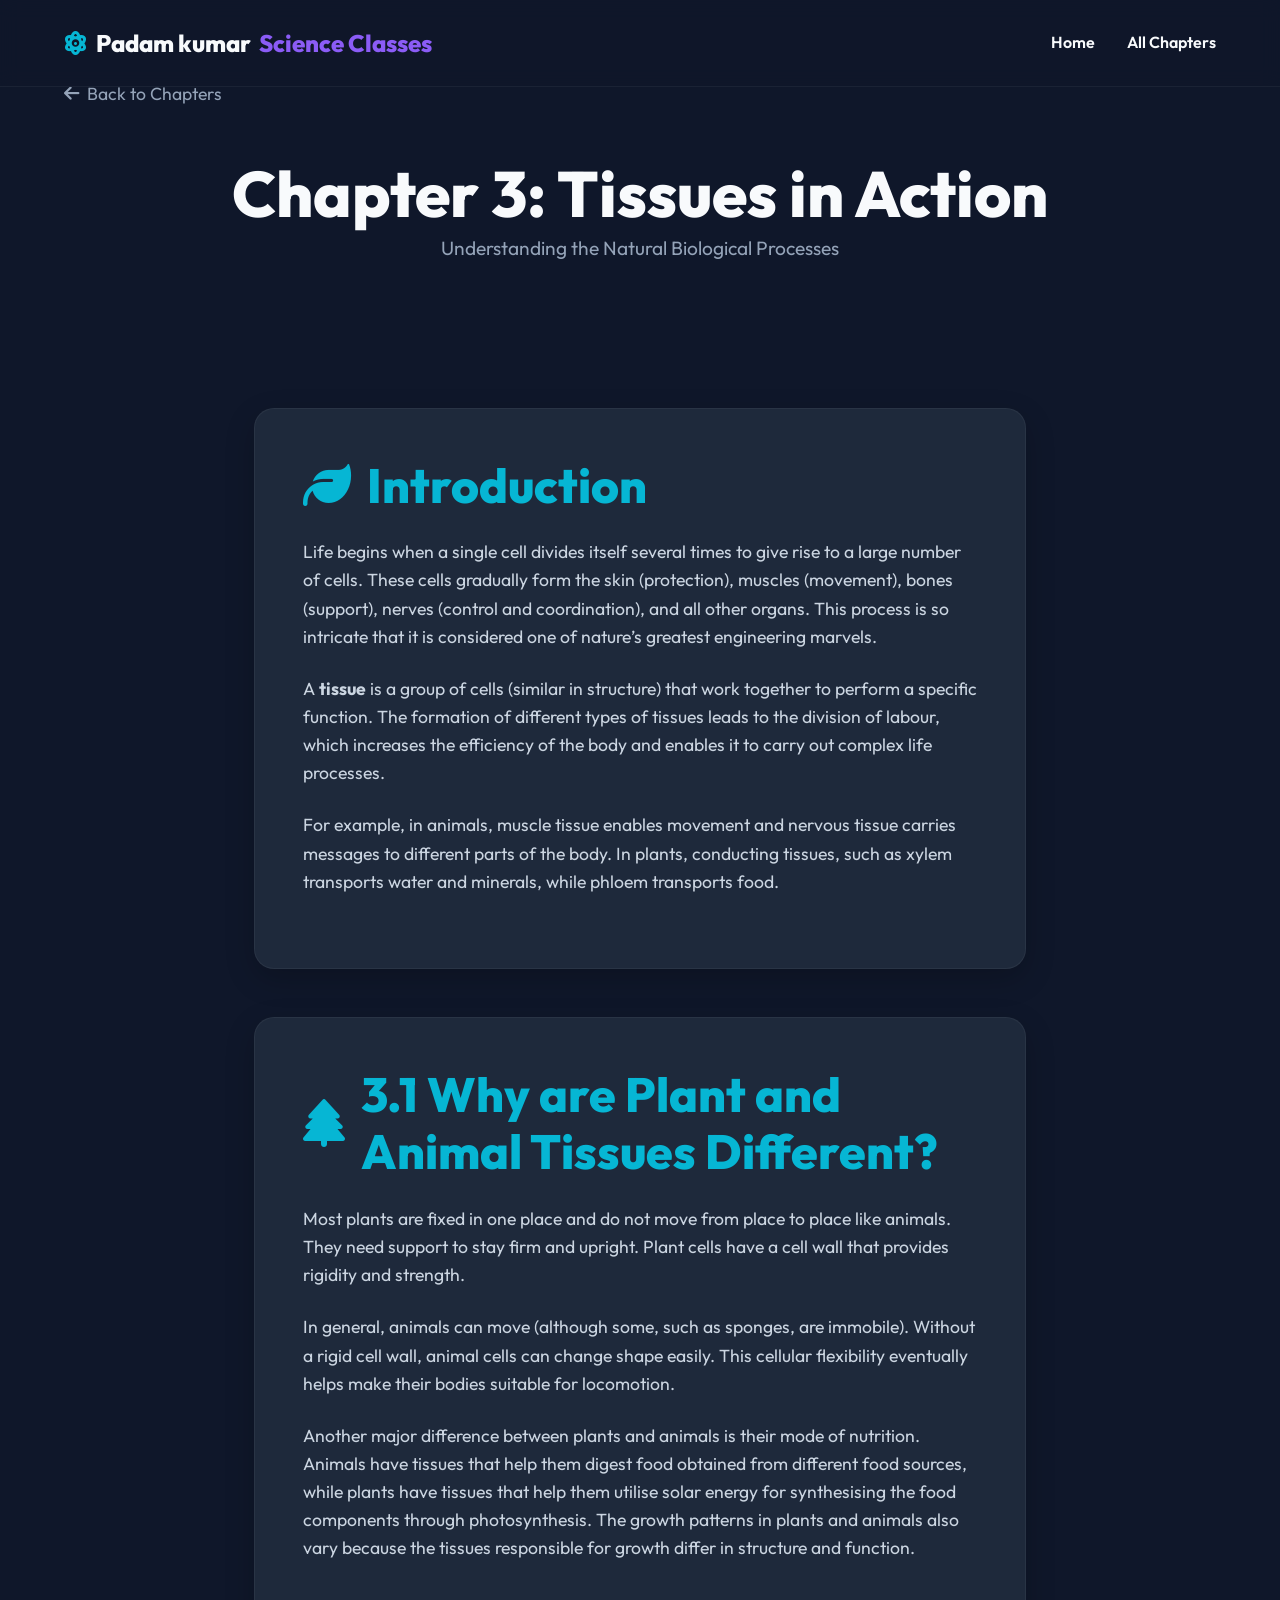
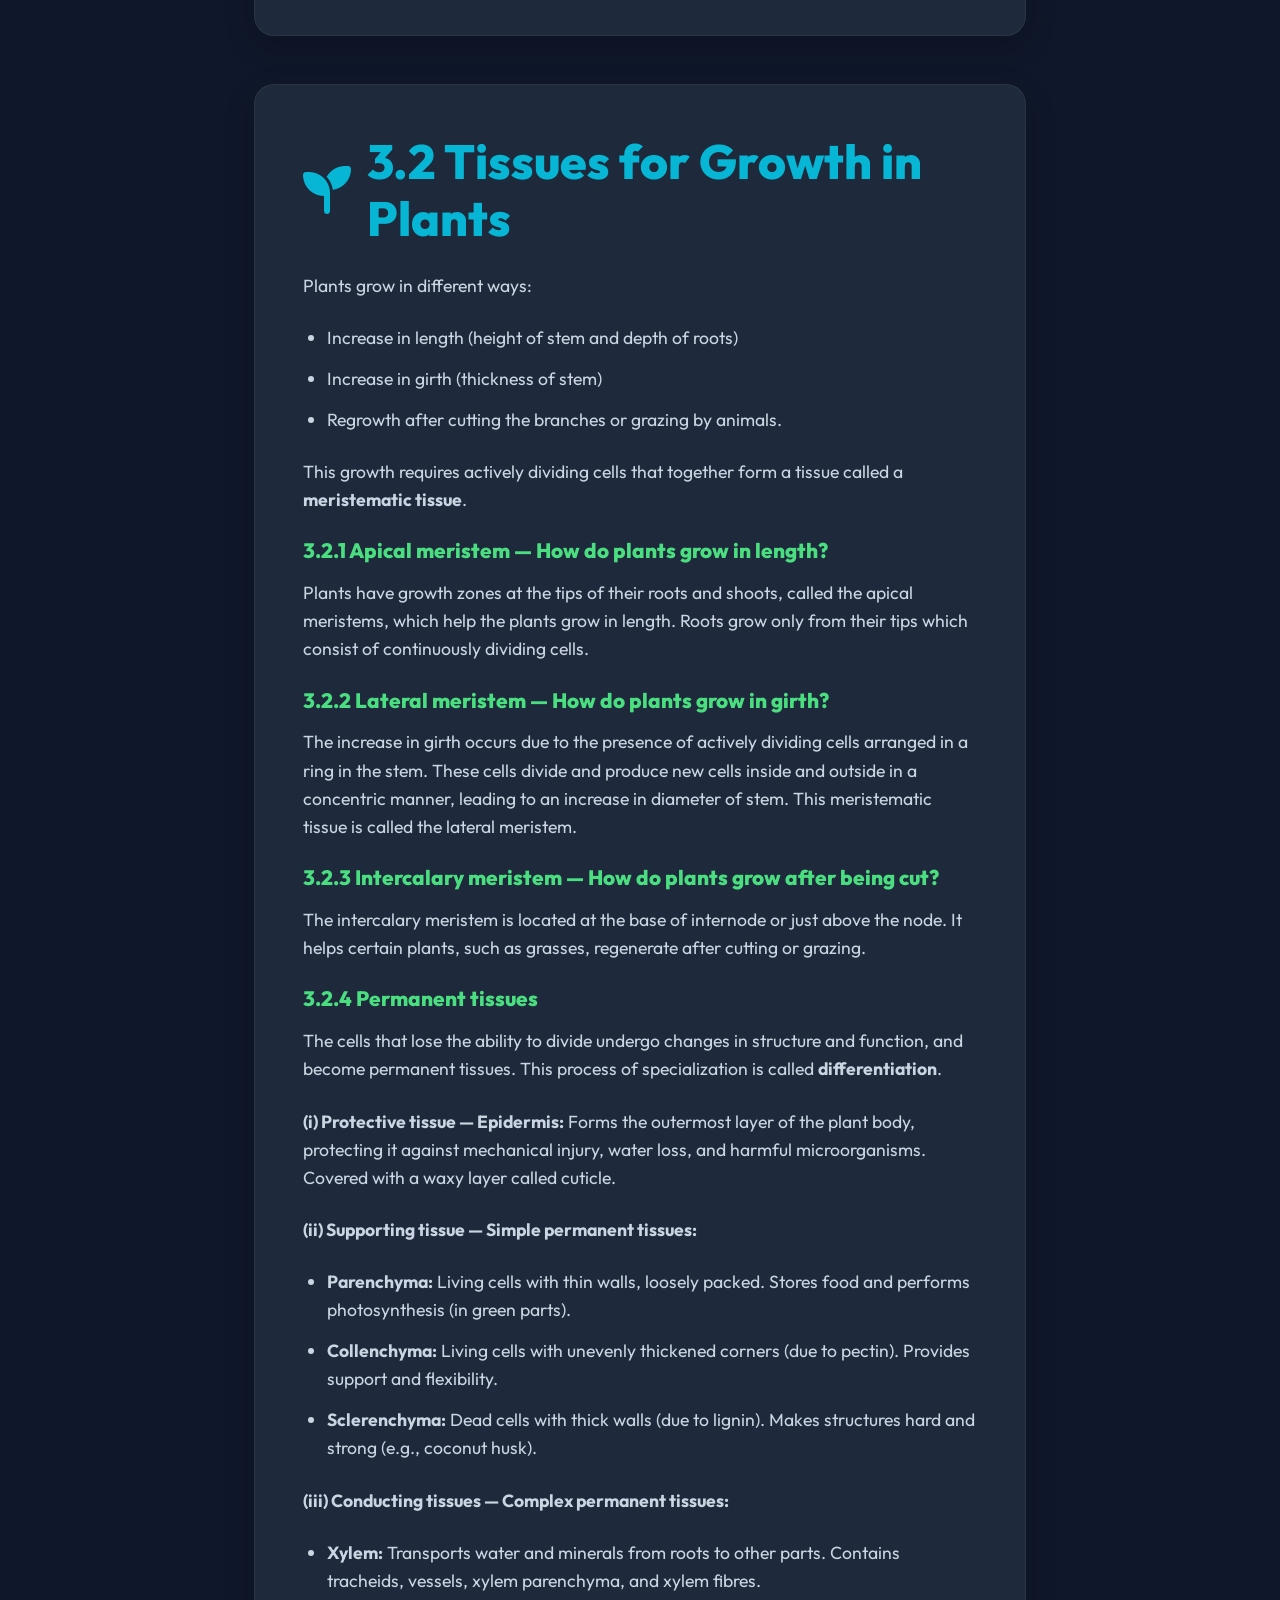
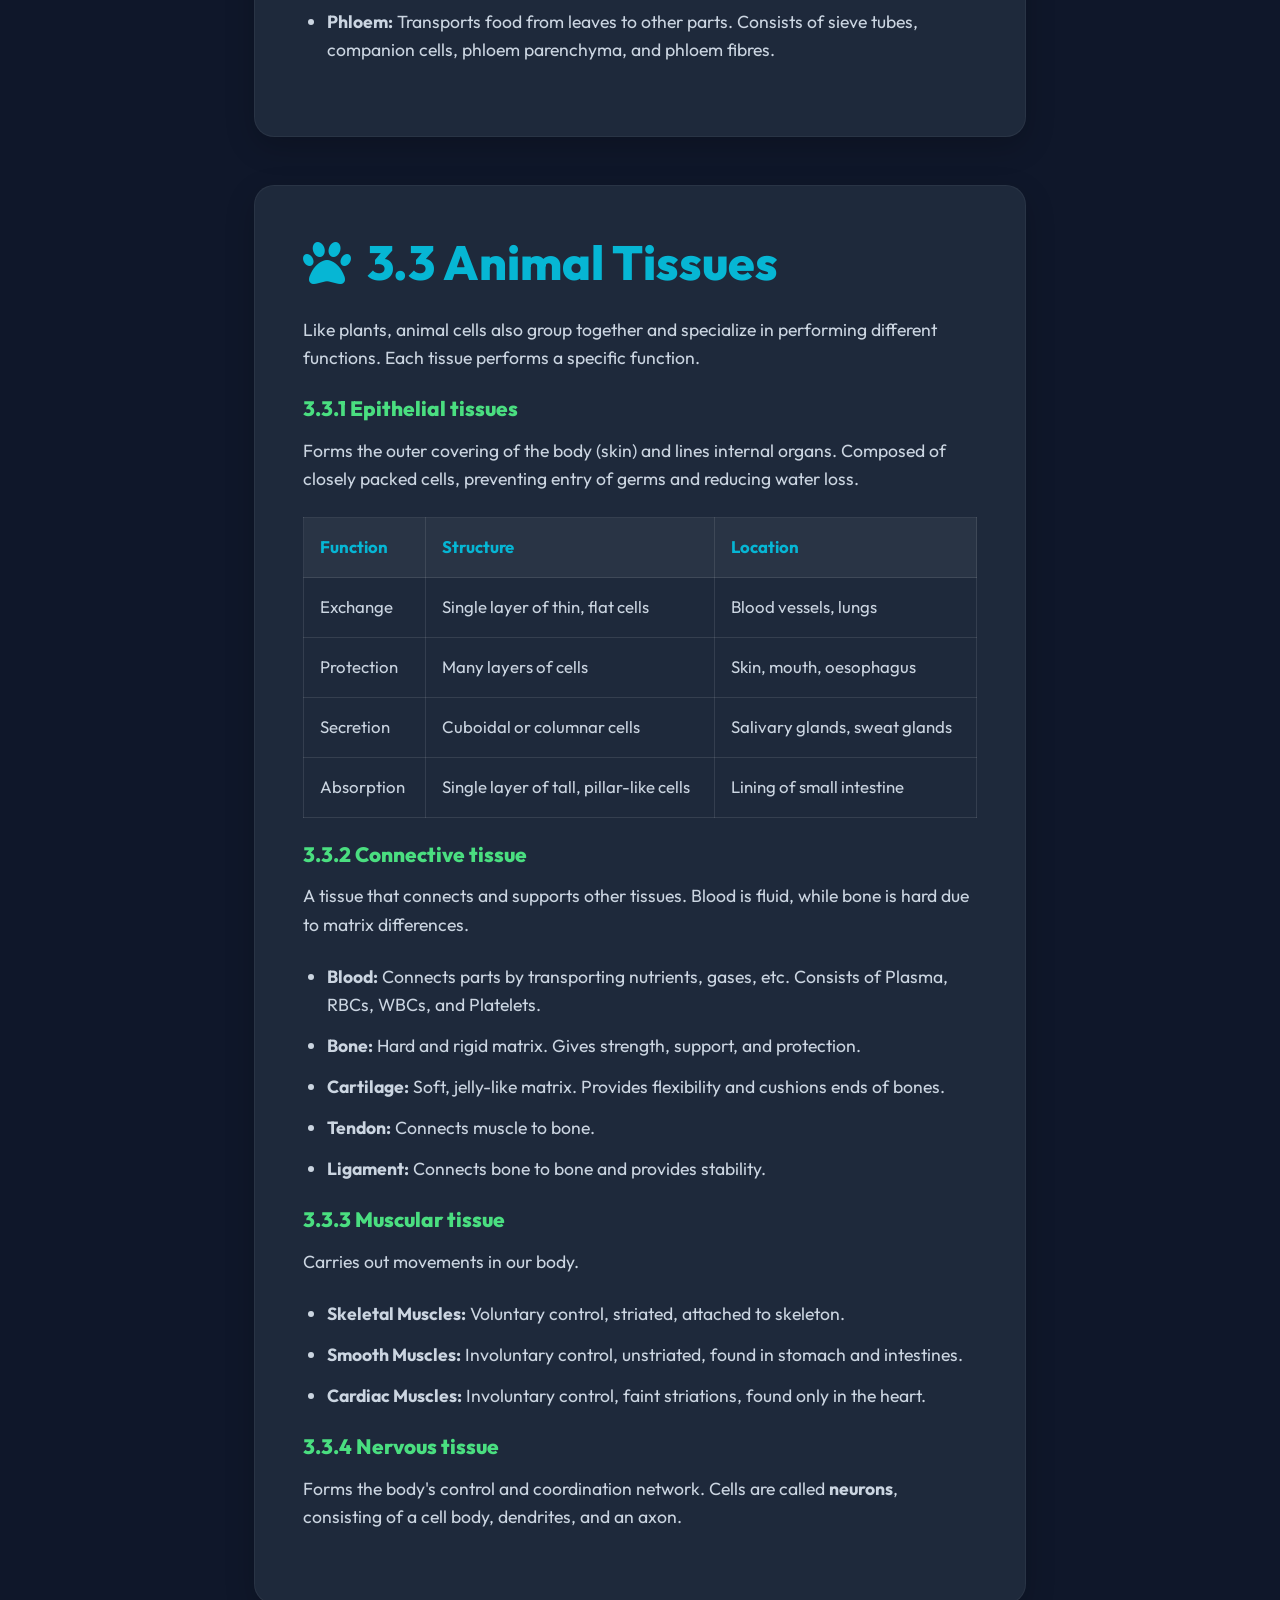
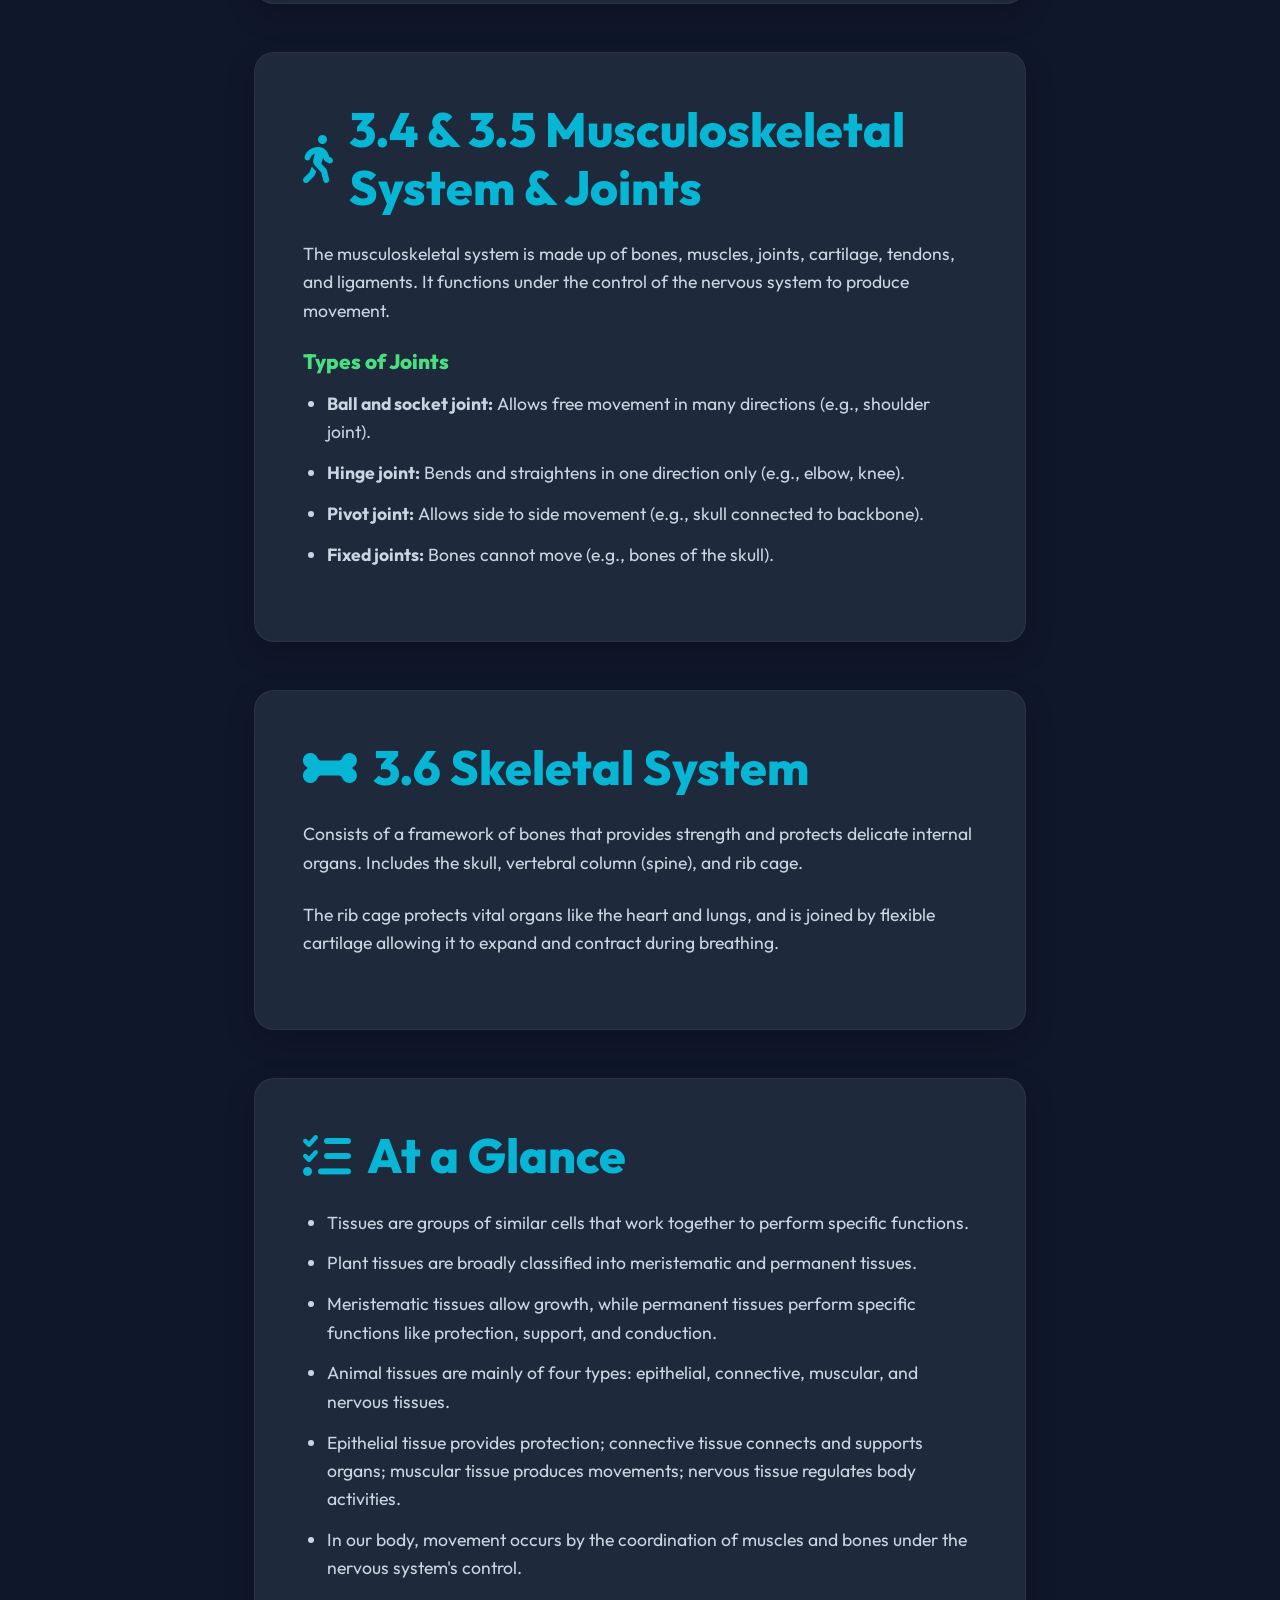
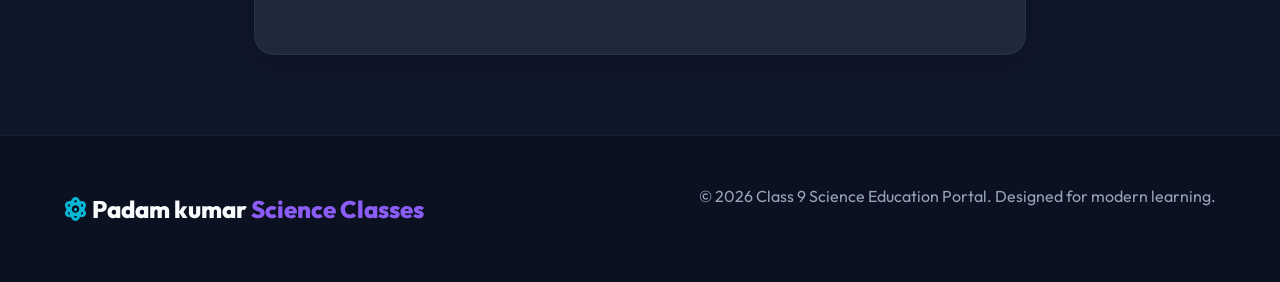
<file: tissues.html>
<!DOCTYPE html>
<html lang="en">

<head>
    <meta charset="UTF-8">
    <meta name="viewport" content="width=device-width, initial-scale=1.0">
    <title>Chapter 3: Tissues in Action</title>
    <link href="https://fonts.googleapis.com/css2?family=Outfit:wght@300;400;600;800&display=swap" rel="stylesheet">
    <link rel="stylesheet" href="https://cdnjs.cloudflare.com/ajax/libs/font-awesome/6.4.0/css/all.min.css">
    <link rel="stylesheet" href="style.css">
    <style>
        .content-section {
            max-width: 900px;
            margin: 0 auto;
            padding: 2rem 5%;
        }

        .content-card {
            background: var(--bg-card);
            border-radius: 20px;
            padding: 3rem;
            margin-bottom: 3rem;
            border: 1px solid rgba(255, 255, 255, 0.05);
            box-shadow: 0 10px 30px rgba(0, 0, 0, 0.2);
        }

        .content-card h2 {
            color: var(--accent-cyan);
            margin-bottom: 1.5rem;
            display: flex;
            align-items: center;
            gap: 1rem;
        }

        .content-card h3 {
            color: #4ade80;
            margin-top: 1.5rem;
            margin-bottom: 1rem;
            font-size: 1.3rem;
        }

        .content-card p {
            font-size: 1.1rem;
            margin-bottom: 1.5rem;
            color: #cbd5e1;
            line-height: 1.6;
        }

        .content-card ul, .content-card ol {
            margin-bottom: 1.5rem;
            padding-left: 1.5rem;
        }

        .content-card ul li, .content-card ol li {
            margin-bottom: 0.8rem;
            font-size: 1.1rem;
            color: #cbd5e1;
            line-height: 1.6;
        }

        table {
            width: 100%;
            border-collapse: collapse;
            margin-bottom: 1.5rem;
            color: #cbd5e1;
        }

        th, td {
            border: 1px solid rgba(255, 255, 255, 0.1);
            padding: 1rem;
            text-align: left;
            font-size: 1.05rem;
        }

        th {
            background: rgba(255, 255, 255, 0.05);
            color: var(--accent-cyan);
        }

        .back-btn {
            display: inline-flex;
            align-items: center;
            gap: 0.5rem;
            color: var(--text-secondary);
            text-decoration: none;
            margin-top: 80px;
            margin-left: 5%;
            font-size: 1.1rem;
            transition: var(--transition);
        }

        .back-btn:hover {
            color: var(--accent-cyan);
        }
        
        .chapter-hero {
            text-align: center;
            padding: 3rem 5%;
            margin-bottom: 2rem;
        }
        
        .activity-box {
            background: rgba(74, 222, 128, 0.1);
            border-left: 4px solid #4ade80;
            padding: 1.5rem;
            margin-bottom: 1.5rem;
            border-radius: 0 10px 10px 0;
        }

        .activity-box h4 {
            color: #4ade80;
            margin-bottom: 1rem;
        }
    </style>
</head>

<body>
    <nav class="navbar">
        <div class="logo">
            <i class="fa-solid fa-atom"></i>Padam kumar <span>Science Classes</span>
        </div>
        <ul class="nav-links">
            <li><a href="index.html">Home</a></li>
            <li><a href="index.html#chapters">All Chapters</a></li>
        </ul>
    </nav>

    <a href="index.html" class="back-btn"><i class="fa-solid fa-arrow-left"></i> Back to Chapters</a>

    <div class="chapter-hero">
        <h1 class="fade-in">Chapter 3: Tissues in Action</h1>
        <p class="fade-in delay-1" style="font-size: 1.2rem; max-width: 600px; margin: 0 auto 2rem auto;">Understanding the Natural Biological Processes</p>
    </div>

    <div class="content-section">
        <div class="content-card fade-in">
            <h2><i class="fa-solid fa-leaf"></i> Introduction</h2>
            <p>Life begins when a single cell divides itself several times to give rise to a large number of cells. These cells gradually form the skin (protection), muscles (movement), bones (support), nerves (control and coordination), and all other organs. This process is so intricate that it is considered one of nature’s greatest engineering marvels.</p>
            <p>A <strong>tissue</strong> is a group of cells (similar in structure) that work together to perform a specific function. The formation of different types of tissues leads to the division of labour, which increases the efficiency of the body and enables it to carry out complex life processes.</p>
            <p>For example, in animals, muscle tissue enables movement and nervous tissue carries messages to different parts of the body. In plants, conducting tissues, such as xylem transports water and minerals, while phloem transports food.</p>
        </div>

        <div class="content-card fade-in">
            <h2><i class="fa-solid fa-tree"></i> 3.1 Why are Plant and Animal Tissues Different?</h2>
            <p>Most plants are fixed in one place and do not move from place to place like animals. They need support to stay firm and upright. Plant cells have a cell wall that provides rigidity and strength.</p>
            <p>In general, animals can move (although some, such as sponges, are immobile). Without a rigid cell wall, animal cells can change shape easily. This cellular flexibility eventually helps make their bodies suitable for locomotion.</p>
            <p>Another major difference between plants and animals is their mode of nutrition. Animals have tissues that help them digest food obtained from different food sources, while plants have tissues that help them utilise solar energy for synthesising the food components through photosynthesis. The growth patterns in plants and animals also vary because the tissues responsible for growth differ in structure and function.</p>
        </div>

        <div class="content-card fade-in">
            <h2><i class="fa-solid fa-seedling"></i> 3.2 Tissues for Growth in Plants</h2>
            <p>Plants grow in different ways:</p>
            <ul>
                <li>Increase in length (height of stem and depth of roots)</li>
                <li>Increase in girth (thickness of stem)</li>
                <li>Regrowth after cutting the branches or grazing by animals.</li>
            </ul>
            <p>This growth requires actively dividing cells that together form a tissue called a <strong>meristematic tissue</strong>.</p>
            
            <h3>3.2.1 Apical meristem — How do plants grow in length?</h3>
            <p>Plants have growth zones at the tips of their roots and shoots, called the apical meristems, which help the plants grow in length. Roots grow only from their tips which consist of continuously dividing cells.</p>
            
            <h3>3.2.2 Lateral meristem — How do plants grow in girth?</h3>
            <p>The increase in girth occurs due to the presence of actively dividing cells arranged in a ring in the stem. These cells divide and produce new cells inside and outside in a concentric manner, leading to an increase in diameter of stem. This meristematic tissue is called the lateral meristem.</p>

            <h3>3.2.3 Intercalary meristem — How do plants grow after being cut?</h3>
            <p>The intercalary meristem is located at the base of internode or just above the node. It helps certain plants, such as grasses, regenerate after cutting or grazing.</p>

            <h3>3.2.4 Permanent tissues</h3>
            <p>The cells that lose the ability to divide undergo changes in structure and function, and become permanent tissues. This process of specialization is called <strong>differentiation</strong>.</p>
            
            <p><strong>(i) Protective tissue — Epidermis:</strong> Forms the outermost layer of the plant body, protecting it against mechanical injury, water loss, and harmful microorganisms. Covered with a waxy layer called cuticle.</p>
            <p><strong>(ii) Supporting tissue — Simple permanent tissues:</strong></p>
            <ul>
                <li><strong>Parenchyma:</strong> Living cells with thin walls, loosely packed. Stores food and performs photosynthesis (in green parts).</li>
                <li><strong>Collenchyma:</strong> Living cells with unevenly thickened corners (due to pectin). Provides support and flexibility.</li>
                <li><strong>Sclerenchyma:</strong> Dead cells with thick walls (due to lignin). Makes structures hard and strong (e.g., coconut husk).</li>
            </ul>
            <p><strong>(iii) Conducting tissues — Complex permanent tissues:</strong></p>
            <ul>
                <li><strong>Xylem:</strong> Transports water and minerals from roots to other parts. Contains tracheids, vessels, xylem parenchyma, and xylem fibres.</li>
                <li><strong>Phloem:</strong> Transports food from leaves to other parts. Consists of sieve tubes, companion cells, phloem parenchyma, and phloem fibres.</li>
            </ul>
        </div>

        <div class="content-card fade-in">
            <h2><i class="fa-solid fa-paw"></i> 3.3 Animal Tissues</h2>
            <p>Like plants, animal cells also group together and specialize in performing different functions. Each tissue performs a specific function.</p>

            <h3>3.3.1 Epithelial tissues</h3>
            <p>Forms the outer covering of the body (skin) and lines internal organs. Composed of closely packed cells, preventing entry of germs and reducing water loss.</p>
            <table>
                <tr>
                    <th>Function</th>
                    <th>Structure</th>
                    <th>Location</th>
                </tr>
                <tr>
                    <td>Exchange</td>
                    <td>Single layer of thin, flat cells</td>
                    <td>Blood vessels, lungs</td>
                </tr>
                <tr>
                    <td>Protection</td>
                    <td>Many layers of cells</td>
                    <td>Skin, mouth, oesophagus</td>
                </tr>
                <tr>
                    <td>Secretion</td>
                    <td>Cuboidal or columnar cells</td>
                    <td>Salivary glands, sweat glands</td>
                </tr>
                <tr>
                    <td>Absorption</td>
                    <td>Single layer of tall, pillar-like cells</td>
                    <td>Lining of small intestine</td>
                </tr>
            </table>

            <h3>3.3.2 Connective tissue</h3>
            <p>A tissue that connects and supports other tissues. Blood is fluid, while bone is hard due to matrix differences.</p>
            <ul>
                <li><strong>Blood:</strong> Connects parts by transporting nutrients, gases, etc. Consists of Plasma, RBCs, WBCs, and Platelets.</li>
                <li><strong>Bone:</strong> Hard and rigid matrix. Gives strength, support, and protection.</li>
                <li><strong>Cartilage:</strong> Soft, jelly-like matrix. Provides flexibility and cushions ends of bones.</li>
                <li><strong>Tendon:</strong> Connects muscle to bone.</li>
                <li><strong>Ligament:</strong> Connects bone to bone and provides stability.</li>
            </ul>

            <h3>3.3.3 Muscular tissue</h3>
            <p>Carries out movements in our body.</p>
            <ul>
                <li><strong>Skeletal Muscles:</strong> Voluntary control, striated, attached to skeleton.</li>
                <li><strong>Smooth Muscles:</strong> Involuntary control, unstriated, found in stomach and intestines.</li>
                <li><strong>Cardiac Muscles:</strong> Involuntary control, faint striations, found only in the heart.</li>
            </ul>

            <h3>3.3.4 Nervous tissue</h3>
            <p>Forms the body's control and coordination network. Cells are called <strong>neurons</strong>, consisting of a cell body, dendrites, and an axon.</p>
        </div>

        <div class="content-card fade-in">
            <h2><i class="fa-solid fa-person-walking"></i> 3.4 & 3.5 Musculoskeletal System & Joints</h2>
            <p>The musculoskeletal system is made up of bones, muscles, joints, cartilage, tendons, and ligaments. It functions under the control of the nervous system to produce movement.</p>
            
            <h3>Types of Joints</h3>
            <ul>
                <li><strong>Ball and socket joint:</strong> Allows free movement in many directions (e.g., shoulder joint).</li>
                <li><strong>Hinge joint:</strong> Bends and straightens in one direction only (e.g., elbow, knee).</li>
                <li><strong>Pivot joint:</strong> Allows side to side movement (e.g., skull connected to backbone).</li>
                <li><strong>Fixed joints:</strong> Bones cannot move (e.g., bones of the skull).</li>
            </ul>
        </div>

        <div class="content-card fade-in">
            <h2><i class="fa-solid fa-bone"></i> 3.6 Skeletal System</h2>
            <p>Consists of a framework of bones that provides strength and protects delicate internal organs. Includes the skull, vertebral column (spine), and rib cage.</p>
            <p>The rib cage protects vital organs like the heart and lungs, and is joined by flexible cartilage allowing it to expand and contract during breathing.</p>
        </div>
        
        <div class="content-card fade-in">
            <h2><i class="fa-solid fa-list-check"></i> At a Glance</h2>
            <ul>
                <li>Tissues are groups of similar cells that work together to perform specific functions.</li>
                <li>Plant tissues are broadly classified into meristematic and permanent tissues.</li>
                <li>Meristematic tissues allow growth, while permanent tissues perform specific functions like protection, support, and conduction.</li>
                <li>Animal tissues are mainly of four types: epithelial, connective, muscular, and nervous tissues.</li>
                <li>Epithelial tissue provides protection; connective tissue connects and supports organs; muscular tissue produces movements; nervous tissue regulates body activities.</li>
                <li>In our body, movement occurs by the coordination of muscles and bones under the nervous system's control.</li>
            </ul>
        </div>
    </div>

    <footer>
        <div class="footer-content">
            <div class="footer-logo"><i class="fa-solid fa-atom"></i> Padam kumar <span>Science Classes</span></div>
            <p>&copy; 2026 Class 9 Science Education Portal. Designed for modern learning.</p>
        </div>
    </footer>

    <script src="script.js"></script>
</body>

</html>
</file>
<file: style.css>
:root {
    --bg-dark: #0f172a;
    --bg-card: #1e293b;
    --text-primary: #f8fafc;
    --text-secondary: #94a3b8;
    --accent-cyan: #06b6d4;
    --accent-purple: #8b5cf6;
    --accent-magenta: #d946ef;
    --gradient-primary: linear-gradient(135deg, var(--accent-cyan), var(--accent-purple));
    --transition: all 0.3s cubic-bezier(0.4, 0, 0.2, 1);
}

* {
    margin: 0;
    padding: 0;
    box-sizing: border-box;
}

html {
    scroll-behavior: smooth;
}

body {
    font-family: 'Outfit', sans-serif;
    background-color: var(--bg-dark);
    color: var(--text-primary);
    line-height: 1.6;
    overflow-x: hidden;
}

/* Typography */
h1, h2, h3 {
    font-weight: 800;
    line-height: 1.2;
}

h1 { font-size: clamp(2.5rem, 5vw, 4.5rem); }
h2 { font-size: clamp(2rem, 4vw, 3rem); margin-bottom: 0.5rem; }
h3 { font-size: 1.5rem; margin-bottom: 1rem; }
p { color: var(--text-secondary); margin-bottom: 1.5rem; }

/* Navbar */
.navbar {
    display: flex;
    justify-content: space-between;
    align-items: center;
    padding: 1.5rem 5%;
    background: rgba(15, 23, 42, 0.8);
    backdrop-filter: blur(10px);
    position: fixed;
    width: 100%;
    top: 0;
    z-index: 1000;
    border-bottom: 1px solid rgba(255, 255, 255, 0.05);
}

.logo {
    font-size: 1.5rem;
    font-weight: 800;
    display: flex;
    align-items: center;
    gap: 0.5rem;
}

.logo i {
    color: var(--accent-cyan);
}

.logo span {
    color: var(--accent-purple);
}

.nav-links {
    display: flex;
    list-style: none;
    gap: 2rem;
}

.nav-links a {
    color: var(--text-primary);
    text-decoration: none;
    font-weight: 600;
    transition: var(--transition);
}

.nav-links a:hover {
    color: var(--accent-cyan);
}

.hamburger {
    display: none;
    cursor: pointer;
    font-size: 1.5rem;
}

/* Hero Section */
.hero {
    min-height: 100vh;
    display: flex;
    align-items: center;
    justify-content: space-between;
    padding: 0 5%;
    margin-top: 60px;
    position: relative;
    overflow: hidden;
}

/* Decorative background blur */
.hero::before {
    content: '';
    position: absolute;
    top: 20%;
    left: -10%;
    width: 500px;
    height: 500px;
    background: var(--accent-purple);
    filter: blur(150px);
    opacity: 0.2;
    border-radius: 50%;
    z-index: -1;
}

.hero::after {
    content: '';
    position: absolute;
    bottom: -10%;
    right: -10%;
    width: 400px;
    height: 400px;
    background: var(--accent-cyan);
    filter: blur(150px);
    opacity: 0.2;
    border-radius: 50%;
    z-index: -1;
}

.hero-content {
    flex: 1;
    max-width: 600px;
    z-index: 1;
}

.hero-content h1 {
    background: var(--gradient-primary);
    -webkit-background-clip: text;
    -webkit-text-fill-color: transparent;
    margin-bottom: 1.5rem;
}

.hero-content p {
    font-size: 1.2rem;
    margin-bottom: 2.5rem;
}

.hero-image {
    flex: 1;
    display: flex;
    justify-content: center;
    align-items: center;
    z-index: 1;
}

.hero-image img {
    max-width: 100%;
    height: auto;
    border-radius: 20px;
    box-shadow: 0 20px 50px rgba(0, 0, 0, 0.5);
    border: 1px solid rgba(255, 255, 255, 0.1);
}

/* Buttons */
.btn {
    display: inline-flex;
    align-items: center;
    gap: 0.5rem;
    padding: 1rem 2rem;
    border-radius: 30px;
    text-decoration: none;
    font-weight: 600;
    font-size: 1.1rem;
    transition: var(--transition);
    border: none;
    cursor: pointer;
}

.primary-btn {
    background: var(--gradient-primary);
    color: white;
    box-shadow: 0 10px 20px rgba(139, 92, 246, 0.3);
}

.primary-btn:hover {
    transform: translateY(-3px);
    box-shadow: 0 15px 25px rgba(139, 92, 246, 0.4);
}

/* Sections General */
section {
    padding: 5rem 5%;
}

.section-header {
    text-align: center;
    margin-bottom: 4rem;
}

/* Features */
.feature-grid {
    display: grid;
    grid-template-columns: repeat(auto-fit, minmax(300px, 1fr));
    gap: 2rem;
}

.feature-card {
    background: var(--bg-card);
    padding: 2.5rem;
    border-radius: 20px;
    border: 1px solid rgba(255, 255, 255, 0.05);
    transition: var(--transition);
    position: relative;
    overflow: hidden;
}

.feature-card:hover {
    transform: translateY(-10px);
    border-color: rgba(255, 255, 255, 0.1);
    box-shadow: 0 20px 40px rgba(0, 0, 0, 0.4);
}

.icon-box {
    width: 60px;
    height: 60px;
    border-radius: 15px;
    background: rgba(6, 182, 212, 0.1);
    display: flex;
    justify-content: center;
    align-items: center;
    font-size: 1.8rem;
    color: var(--accent-cyan);
    margin-bottom: 1.5rem;
}

.feature-card:nth-child(2) .icon-box {
    background: rgba(139, 92, 246, 0.1);
    color: var(--accent-purple);
}

.feature-card:nth-child(3) .icon-box {
    background: rgba(217, 70, 239, 0.1);
    color: var(--accent-magenta);
}

/* Chapters */
.chapter-grid {
    display: grid;
    grid-template-columns: repeat(auto-fill, minmax(280px, 1fr));
    gap: 2rem;
}

.chapter-card {
    background: rgba(30, 41, 59, 0.5);
    border-radius: 15px;
    padding: 2rem;
    border: 1px solid rgba(255, 255, 255, 0.05);
    transition: var(--transition);
    display: flex;
    flex-direction: column;
    position: relative;
    overflow: hidden;
}

.chapter-card::before {
    content: '';
    position: absolute;
    top: 0;
    left: 0;
    width: 4px;
    height: 100%;
    background: var(--gradient-primary);
    opacity: 0;
    transition: var(--transition);
}

.chapter-card:hover {
    background: var(--bg-card);
    transform: translateY(-5px);
}

.chapter-card:hover::before {
    opacity: 1;
}

.chapter-number {
    font-size: 3rem;
    font-weight: 800;
    color: rgba(255, 255, 255, 0.05);
    position: absolute;
    top: 1rem;
    right: 1.5rem;
    transition: var(--transition);
}

.chapter-card:hover .chapter-number {
    color: rgba(255, 255, 255, 0.1);
}

.chapter-domain {
    font-size: 0.8rem;
    text-transform: uppercase;
    letter-spacing: 2px;
    color: var(--accent-cyan);
    margin-bottom: 0.5rem;
    font-weight: 600;
}

.chapter-card.biology .chapter-domain { color: #4ade80; }
.chapter-card.chemistry .chapter-domain { color: var(--accent-cyan); }
.chapter-card.physics .chapter-domain { color: var(--accent-purple); }
.chapter-card.earth .chapter-domain { color: #fbbf24; }

.chapter-title {
    font-size: 1.2rem;
    margin-bottom: 1rem;
    flex-grow: 1;
}

.explore-link {
    color: var(--text-secondary);
    text-decoration: none;
    font-size: 0.9rem;
    font-weight: 600;
    display: inline-flex;
    align-items: center;
    gap: 0.5rem;
    transition: var(--transition);
    margin-top: auto;
}

.chapter-card:hover .explore-link {
    color: var(--text-primary);
}

/* Footer */
footer {
    background: #0b1120;
    padding: 3rem 5%;
    border-top: 1px solid rgba(255, 255, 255, 0.05);
}

.footer-content {
    display: flex;
    flex-wrap: wrap;
    justify-content: space-between;
    align-items: center;
    gap: 2rem;
}

.footer-logo {
    font-size: 1.5rem;
    font-weight: 800;
}

.footer-logo i { color: var(--accent-cyan); }
.footer-logo span { color: var(--accent-purple); }

.socials {
    display: flex;
    gap: 1rem;
}

.socials a {
    color: var(--text-secondary);
    font-size: 1.5rem;
    transition: var(--transition);
}

.socials a:hover {
    color: var(--accent-cyan);
}

/* Animations */
.fade-in {
    opacity: 0;
    transform: translateY(20px);
    animation: fadeIn 0.8s forwards;
}

.delay-1 { animation-delay: 0.2s; }
.delay-2 { animation-delay: 0.4s; }

@keyframes fadeIn {
    to {
        opacity: 1;
        transform: translateY(0);
    }
}

.floating {
    animation: floating 6s ease-in-out infinite;
}

@keyframes floating {
    0% { transform: translateY(0); }
    50% { transform: translateY(-20px); }
    100% { transform: translateY(0); }
}

/* Responsive */
@media (max-width: 968px) {
    .hero {
        flex-direction: column;
        text-align: center;
        padding-top: 100px;
    }
    
    .hero-content {
        margin-bottom: 3rem;
    }
    
    .hero::before, .hero::after {
        display: none;
    }
}

@media (max-width: 768px) {
    .nav-links {
        display: none;
        flex-direction: column;
        position: absolute;
        top: 100%;
        left: 0;
        width: 100%;
        background: rgba(15, 23, 42, 0.95);
        backdrop-filter: blur(10px);
        padding: 2rem;
        text-align: center;
        border-bottom: 1px solid rgba(255, 255, 255, 0.05);
    }
    
    .nav-links.active {
        display: flex;
    }
    
    .hamburger {
        display: block;
    }
}
</file>
